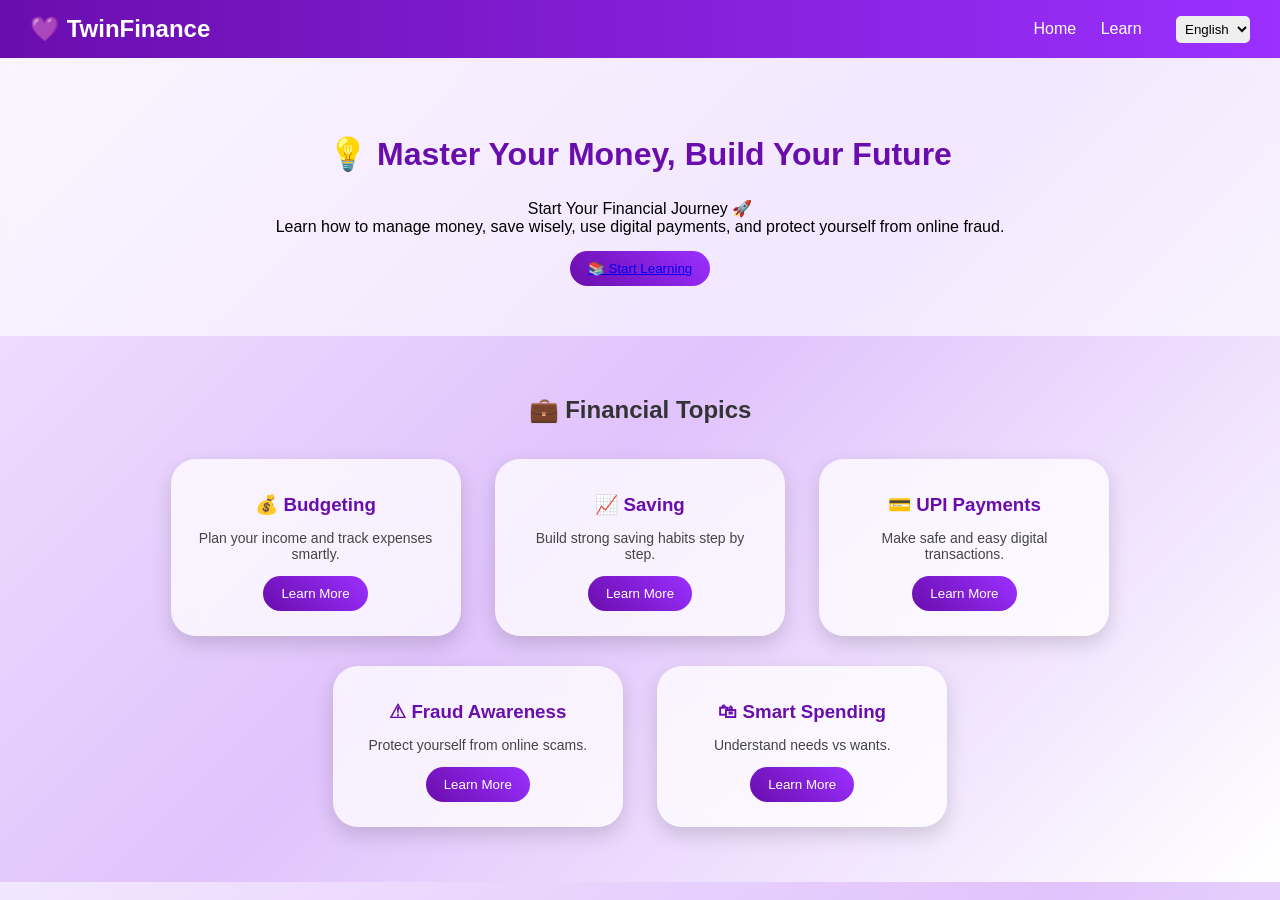
<file: index.html>
<!DOCTYPE html>
<html>
<head>
    <title>TwinFinance</title>
    <link rel="stylesheet" href="index.css">
</head>

<body>

<!-- NAVBAR -->
<nav>
    <h1>💜 TwinFinance</h1>

    <div>
        <a href="index.html">Home</a>
        <a href="learn.html">Learn</a>
        <a href="startlearning.html"></a>
        <!-- Language Dropdown -->
        <select>
            <option>English</option>
            <option>Hindi</option>
            <option>Urdu</option>
        </select>
    </div>
</nav>

<!-- HERO SECTION -->
<section class="hero">

    <h1>💡 Master Your Money, Build Your Future</h1>

    <p>
        Start Your Financial Journey 🚀 <br>
        Learn how to manage money, save wisely, use digital payments,
        and protect yourself from online fraud.
    </p>

    <button onclick="window.location.href='learn.html'">
         <a href="startlearning.html">📚 Start Learning</a>
        
    </button>

</section>

<!-- CARDS SECTION -->
<section class="features">

    <h2>💼 Financial Topics</h2>

    <!-- CARD 1 -->
    <article class="card">
        <h3>💰 Budgeting</h3>
        <p>Plan your income and track expenses smartly.</p>
        <a href="budgeting.html"><button>Learn More</button></a>
    </article>

    <!-- CARD 2 -->
    <article class="card">
        <h3>📈 Saving</h3>
        <p>Build strong saving habits step by step.</p>
        <a href="saving.html"><button>Learn More</button></a>
    </article>

    <!-- CARD 3 -->
    <article class="card">
        <h3>💳 UPI Payments</h3>
        <p>Make safe and easy digital transactions.</p>
        <a href="upi.html"><button>Learn More</button></a>
    </article>

    <!-- CARD 4 -->
    <article class="card">
        <h3>⚠ Fraud Awareness</h3>
        <p>Protect yourself from online scams.</p>
        <a href="fraud.html"><button>Learn More</button></a>
    </article>

    <!-- CARD 5 -->
    <article class="card">
        <h3>🛍 Smart Spending</h3>
        <p>Understand needs vs wants.</p>
        <a href="spending.html"><button>Learn More</button></a>
    </article>

</section>

</body>
</html>
</file>
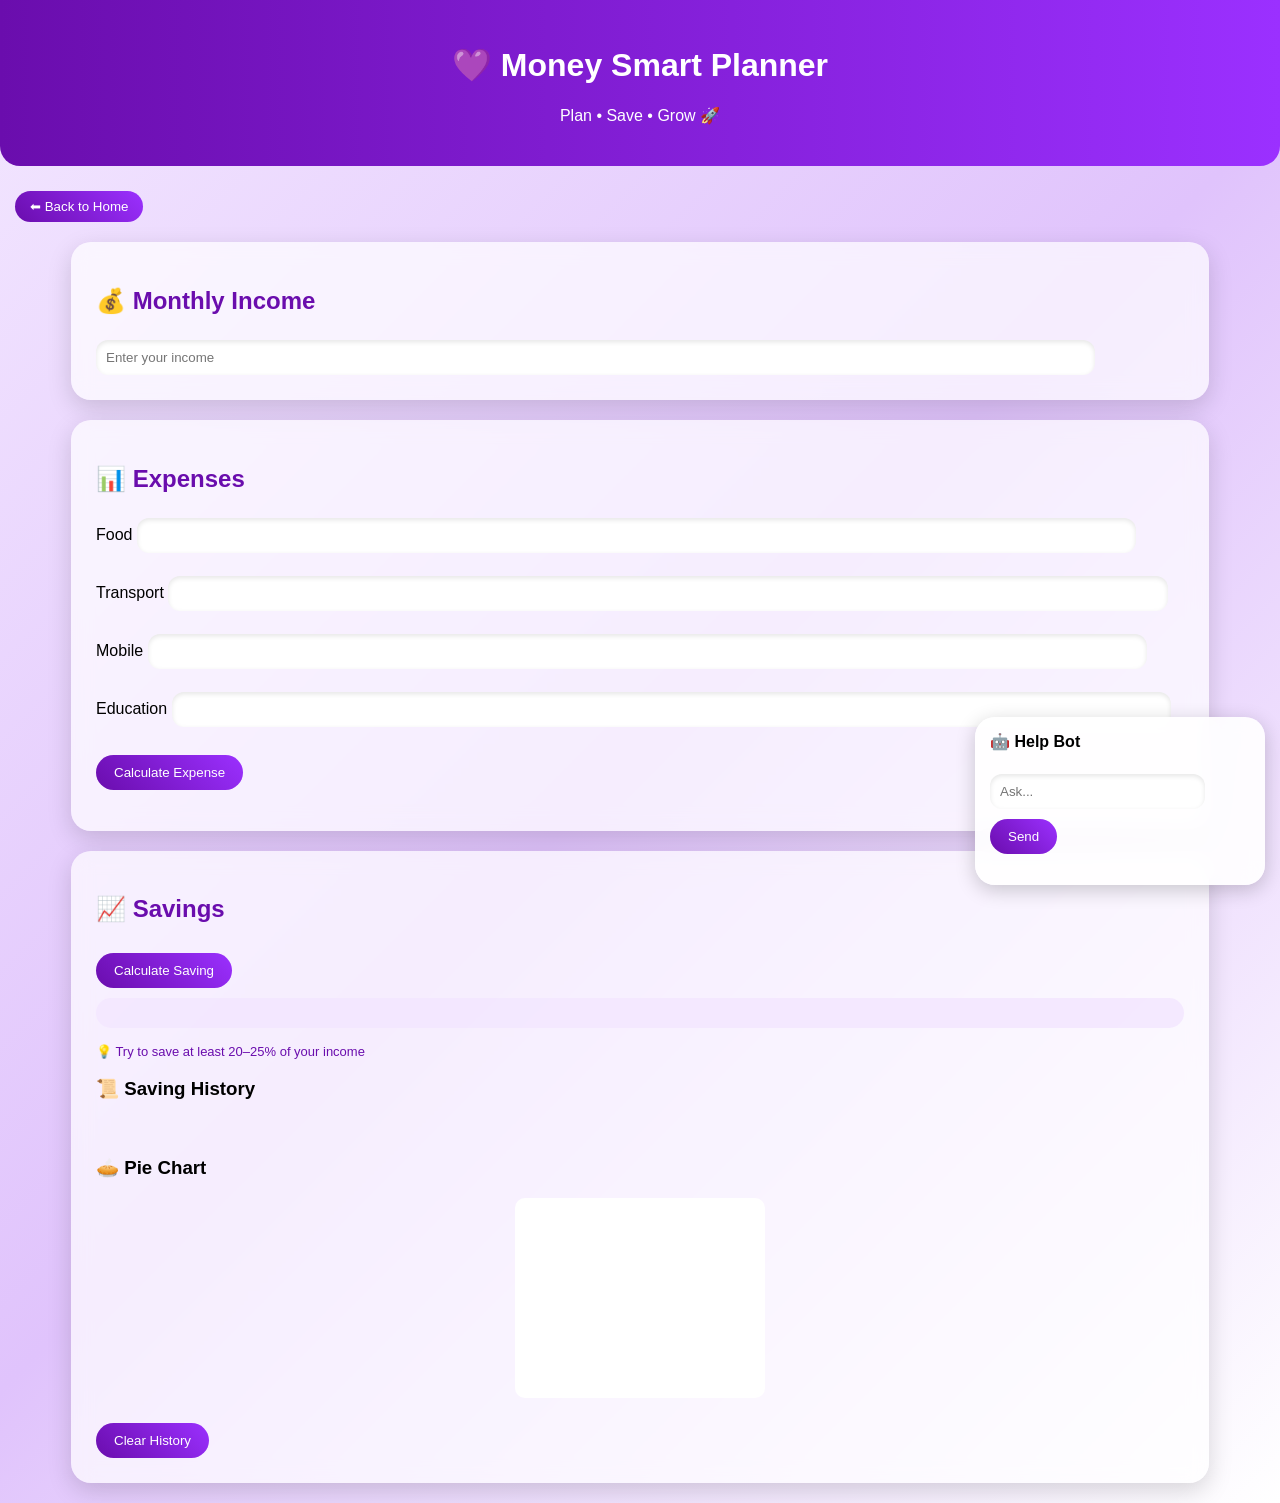
<file: budgeting.html>
<!DOCTYPE html>
<html>
<head>
<title>Money Smart Planner</title>
<meta name="viewport" content="width=device-width, initial-scale=1.0">
<link rel="stylesheet" href="budgeting.css">
</head>

<body>

<header>
<h1>💜 Money Smart Planner</h1>
<p>Plan • Save • Grow 🚀</p>
</header>

<!-- 🔙 BACK BUTTON -->
<div style="margin:15px;">
<a href="home.html" style="text-decoration:none;">
<button style="
padding:8px 15px;
border-radius:20px;
background:linear-gradient(45deg,#6a0dad,#9b30ff);
color:white;
border:none;
cursor:pointer;">
⬅ Back to Home
</button>
</a>
</div>

<!-- INCOME -->
<div class="step">
<h2>💰 Monthly Income</h2>
<input type="number" id="income" placeholder="Enter your income">
</div>

<!-- EXPENSE -->
<div class="step">
<h2>📊 Expenses</h2>

Food <input type="number" id="food"><br><br>
Transport <input type="number" id="transport"><br><br>
Mobile <input type="number" id="mobile"><br><br>
Education <input type="number" id="education"><br><br>

<button onclick="calculateExpense()">Calculate Expense</button>
<p id="expenseResult"></p>
</div>

<!-- SAVINGS -->
<div class="step">
<h2>📈 Savings</h2>

<button onclick="calculateSavings()">Calculate Saving</button>

<div id="result"></div>
<p id="suggestion"></p>

<!-- 💡 EXTRA TIP -->
<p style="font-size:13px; color:#6a0dad;">
💡 Try to save at least 20–25% of your income
</p>

<h3>📜 Saving History</h3>
<div id="history"></div>

<h3>🥧 Pie Chart</h3>
<canvas id="chart" width="250" height="200"></canvas>

<button onclick="clearHistory()">Clear History</button>

</div>

<!-- CHAT -->
<div class="chat-box">
<b>🤖 Help Bot</b><br><br>
<input type="text" id="chatInput" placeholder="Ask...">
<button onclick="chat()">Send</button>
<p id="chatOutput"></p>
</div>

<script>

/* EXPENSE */
function calculateExpense(){
let f = food.value||0;
let t = transport.value||0;
let m = mobile.value||0;
let e = education.value||0;

let total = Number(f)+Number(t)+Number(m)+Number(e);
expenseResult.innerHTML="💸 Expense: ₹ "+total;
}

/* SAVING */
function calculateSavings(){

let income = document.getElementById("income").value || 0;

let f = document.getElementById("food").value || 0;
let t = document.getElementById("transport").value || 0;
let m = document.getElementById("mobile").value || 0;
let e = document.getElementById("education").value || 0;

let expense = Number(f)+Number(t)+Number(m)+Number(e);

let saving = income - expense;

/* RESULT */
document.getElementById("result").innerHTML =
"💰 Saving: ₹ " + saving + "<br>💸 Expense: ₹ " + expense;

/* MESSAGE */
if(saving < 0){
suggestion.innerHTML = "⚠ You are overspending!";
}
else if(saving < income*0.2){
suggestion.innerHTML = "⚠ Try to save more!";
}
else{
suggestion.innerHTML = "✅ Great saving habit!";
}

/* SAVE HISTORY */
let history = JSON.parse(localStorage.getItem("savingHistory")) || [];
history.push(saving);
localStorage.setItem("savingHistory", JSON.stringify(history));

showHistory();
drawChart();

}

/* HISTORY */
function showHistory(){
let history = JSON.parse(localStorage.getItem("savingHistory")) || [];

let historyDiv = document.getElementById("history");
historyDiv.innerHTML = "";

history.slice().reverse().forEach(item => {
historyDiv.innerHTML += `<div>💰 ₹ ${item}</div>`;
});
}

/* PIE CHART (SMOOTH) */
function drawChart(){

let history = JSON.parse(localStorage.getItem("savingHistory")) || [];

let canvas = document.getElementById("chart");
let ctx = canvas.getContext("2d");

let saving = history[history.length - 1] || 0;

let f = document.getElementById("food").value || 0;
let t = document.getElementById("transport").value || 0;
let m = document.getElementById("mobile").value || 0;
let e = document.getElementById("education").value || 0;

let expense = Number(f)+Number(t)+Number(m)+Number(e);

let total = saving + expense;

if(total === 0) return;

let progress = 0;

function animate(){

ctx.clearRect(0,0,250,200);

let expenseAngle = (expense / total) * 2 * Math.PI * progress;

/* Expense */
ctx.beginPath();
ctx.moveTo(125,100);
ctx.arc(125,100,80,0,expenseAngle);
ctx.fillStyle = "#ff4d4d";
ctx.fill();

/* Saving */
ctx.beginPath();
ctx.moveTo(125,100);
ctx.arc(125,100,80,expenseAngle,2*Math.PI*progress);
ctx.fillStyle = "#4caf50";
ctx.fill();

/* Label */
ctx.fillStyle = "black";
ctx.font = "12px Arial";
ctx.fillText("Expense", 10, 20);
ctx.fillText("Saving", 170, 20);

progress += 0.05;

if(progress <= 1){
requestAnimationFrame(animate);
}

}

animate();

}

/* CLEAR */
function clearHistory(){
localStorage.removeItem("savingHistory");
showHistory();
drawChart();
}

/* CHAT ENTER */
document.getElementById("chatInput").addEventListener("keypress", function(e){
if(e.key === "Enter"){
chat();
}
});

function chat(){
let input = document.getElementById("chatInput").value.toLowerCase();

if(input.includes("save")){
chatOutput.innerHTML="💡 Save at least 20%";
}
else if(input.includes("expense")){
chatOutput.innerHTML="📊 Track expenses";
}
else{
chatOutput.innerHTML="😊 Ask about saving or expenses";
}
}

/* LOAD */
window.onload = function(){
showHistory();
drawChart();
}

</script>

</body>
</html>
</file>
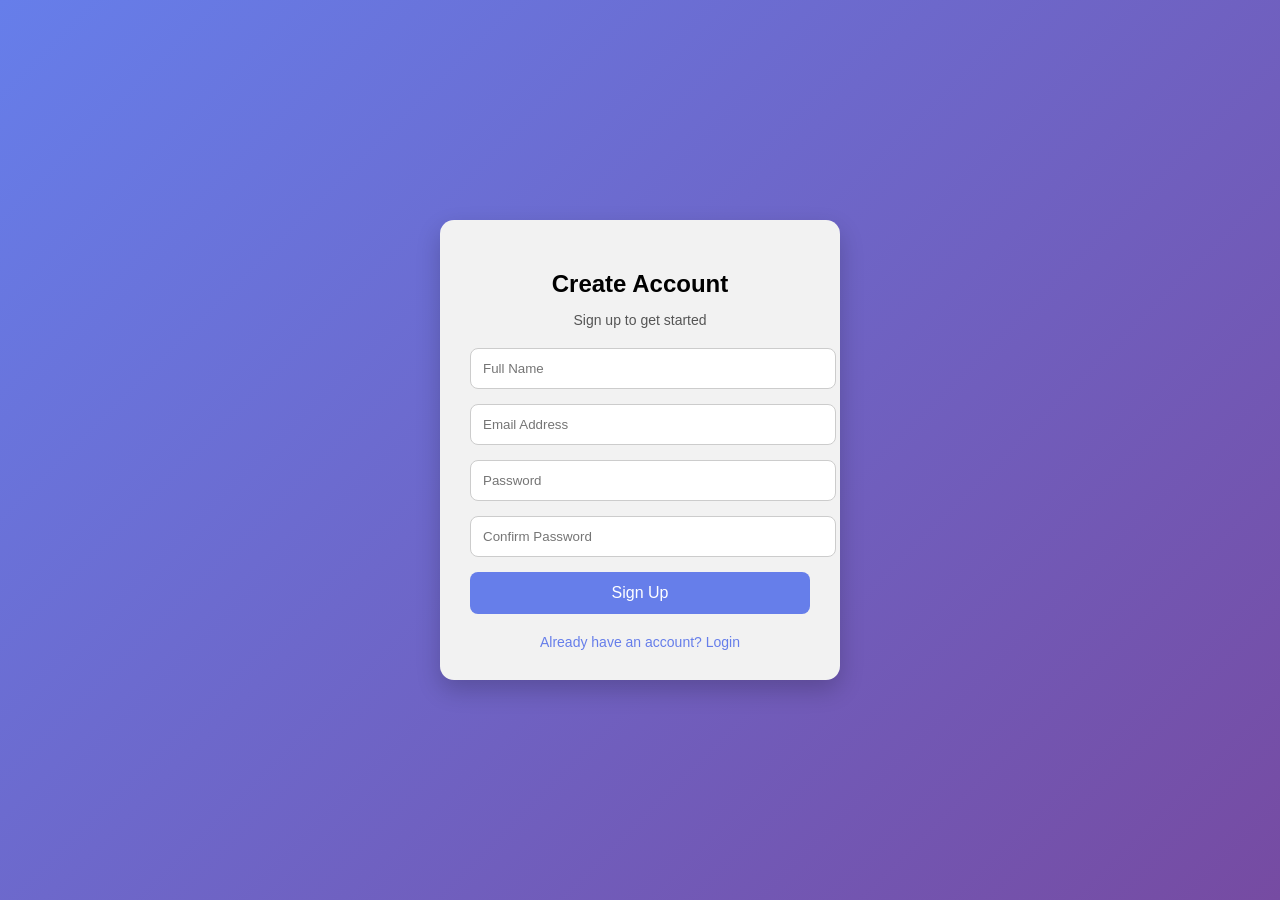
<file: create-account.html>
<!DOCTYPE html>
<html lang="en">
<head>
    <meta charset="UTF-8">
    <meta name="viewport" content="width=device-width, initial-scale=1.0">
    <title>Create Account</title>
    <style>
        body {
    margin: 0;
    padding: 0;
    font-family: Arial, sans-serif;
    background: linear-gradient(135deg, #667eea, #764ba2);
    height: 100vh;
    display: flex;
    justify-content: center;
    align-items: center;
}

.container {
    width: 100%;
    max-width: 400px;
}

.card {
    background: #f2f2f2;
    padding: 30px;
    border-radius: 14px;
    text-align: center;
    box-shadow: 0 10px 25px rgba(0,0,0,0.2);
}

.card h2 {
    margin-bottom: 10px;
}

.card p {
    font-size: 14px;
    color: #555;
    margin-bottom: 20px;
}

input {
    width: 100%;
    padding: 12px;
    margin-bottom: 15px;
    border: 1px solid #ccc;
    border-radius: 8px;
    outline: none;
}

input:focus {
    border-color: #667eea;
}

button {
    width: 100%;
    padding: 12px;
    background: #667eea;
    border: none;
    color: white;
    border-radius: 8px;
    cursor: pointer;
    font-size: 16px;
}

button:hover {
    background: #5a67d8;
}

a {
    display: block;
    margin-top: 15px;
    text-decoration: none;
    color: #667eea;
    font-size: 14px;
}
    </style>
</head>
<body>

<div class="container">
    <div class="card">
        <h2>Create Account</h2>
        <p>Sign up to get started</p>

        <form>
            <input type="text" placeholder="Full Name" required>
            <input type="email" placeholder="Email Address" required>
            <input type="password" placeholder="Password" required>
            <input type="password" placeholder="Confirm Password" required>

            <button type="submit">Sign Up</button>
        </form>

        <a href="sign in .html">Already have an account? Login</a>
    </div>
</div><script>
// Form select
const form = document.querySelector("form");

// Inputs
const nameInput = document.querySelector("input[type='text']");
const emailInput = document.querySelector("input[type='email']");
const passwordInput = document.querySelectorAll("input[type='password']")[0];
const confirmPasswordInput = document.querySelectorAll("input[type='password']")[1];

// Message box
const message = document.createElement("p");
message.style.marginTop = "10px";
form.appendChild(message);

// Email validation
function isValidEmail(email) {
    return /^[^\s@]+@[^\s@]+\.[^\s@]+$/.test(email);
}

form.addEventListener("submit", function(e) {
    e.preventDefault(); // page reload stop

    const name = nameInput.value.trim();
    const email = emailInput.value.trim();
    const password = passwordInput.value.trim();
    const confirmPassword = confirmPasswordInput.value.trim();

    // Empty check
    if (name === "" || email === "" || password === "" || confirmPassword === "") {
        message.style.color = "red";
        message.textContent = "Please fill all fields ❌";
        return;
    }

    // Email format
    if (!isValidEmail(email)) {
        message.style.color = "red";
        message.textContent = "Invalid email format ❌";
        return;
    }

    // Password length
    if (password.length < 4) {
        message.style.color = "red";
        message.textContent = "Password must be at least 4 characters ❌";
        return;
    }

    // Password match
    if (password !== confirmPassword) {
        message.style.color = "red";
        message.textContent = "Passwords do not match ❌";
        return;
    }

    // Success
    message.style.color = "green";
    message.textContent = "Account Created Successfully ✅";

    // Optional redirect after 2 sec
    setTimeout(() => {
        window.location.href = "sign in.html";
    }, 2000);

    // Clear form
    form.reset();
});
</script>

</body>
</html>
</file>
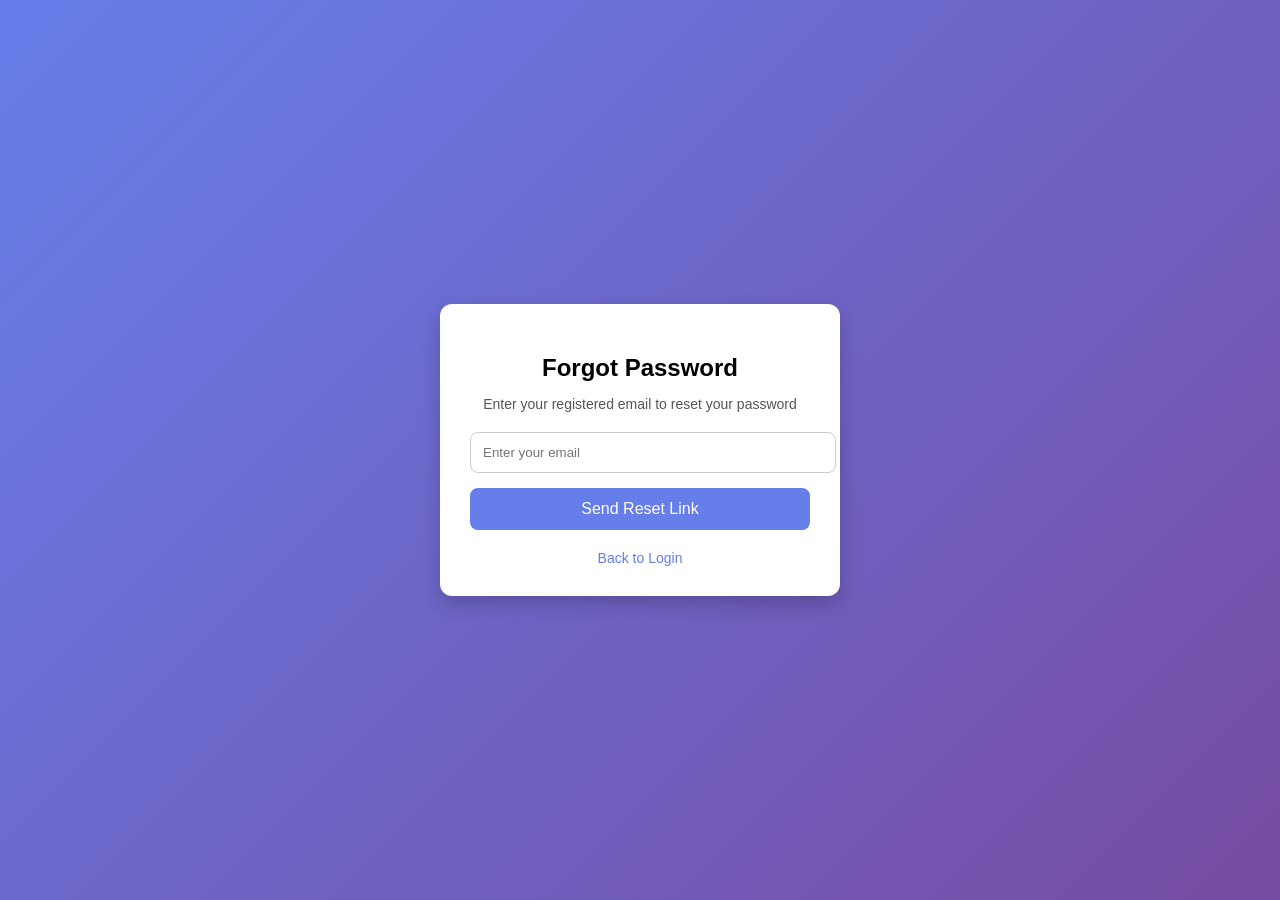
<file: forgot.html>
<!DOCTYPE html>
<html lang="en">
<head>
    <meta charset="UTF-8">
    <meta name="viewport" content="width=device-width, initial-scale=1.0">
    <title>Forgot Password</title>
   <style>
    body {
    margin: 0;
    padding: 0;
    font-family: Arial, sans-serif;
    background: linear-gradient(135deg, #667eea, #764ba2);
    height: 100vh;
    display: flex;
    justify-content: center;
    align-items: center;
}

.container {
    width: 100%;
    max-width: 400px;
}

.card {
    background: white;
    padding: 30px;
    border-radius: 12px;
    text-align: center;
    box-shadow: 0 8px 20px rgba(0,0,0,0.2);
}

.card h2 {
    margin-bottom: 10px;
}

.card p {
    font-size: 14px;
    color: #555;
    margin-bottom: 20px;
}

input {
    width: 100%;
    padding: 12px;
    margin-bottom: 15px;
    border: 1px solid #ccc;
    border-radius: 8px;
    outline: none;
}

input:focus {
    border-color: #667eea;
}

button {
    width: 100%;
    padding: 12px;
    background: #667eea;
    border: none;
    color: white;
    border-radius: 8px;
    cursor: pointer;
    font-size: 16px;
}

button:hover {
    background: #5a67d8;
}

a {
    display: block;
    margin-top: 15px;
    text-decoration: none;
    color: #667eea;
    font-size: 14px;
}
   </style>
</head>
<body>

<div class="container">
    <div class="card">
        <h2>Forgot Password</h2>
        <p>Enter your registered email to reset your password</p>

        <form>
            <input type="email" placeholder="Enter your email" required>
            <button type="submit">Send Reset Link</button>
        </form>

        <a href="sign in .html">Back to Login</a>
    </div>
</div>
<script>
// Form select
const form = document.querySelector("form");
const emailInput = document.querySelector("input[type='email']");

// Create message element
const message = document.createElement("p");
message.style.marginTop = "10px";
form.appendChild(message);

// Email Validation Function
function isValidEmail(email) {
    return /^[^\s@]+@[^\s@]+\.[^\s@]+$/.test(email);
}

form.addEventListener("submit", function(e) {
    e.preventDefault(); // page reload stop

    const email = emailInput.value.trim();

    // Empty check
    if (email === "") {
        message.style.color = "red";
        message.textContent = "Please enter your email ❌";
        return;
    }

    // Email format check
    if (!isValidEmail(email)) {
        message.style.color = "red";
        message.textContent = "Invalid email format ❌";
        return;
    }

    // Fake success (demo purpose)
    message.style.color = "green";
    message.textContent = "Reset link sent to your email ✅";

    // Clear input
    emailInput.value = "";
});
</script>

</body>
</html>
</file>
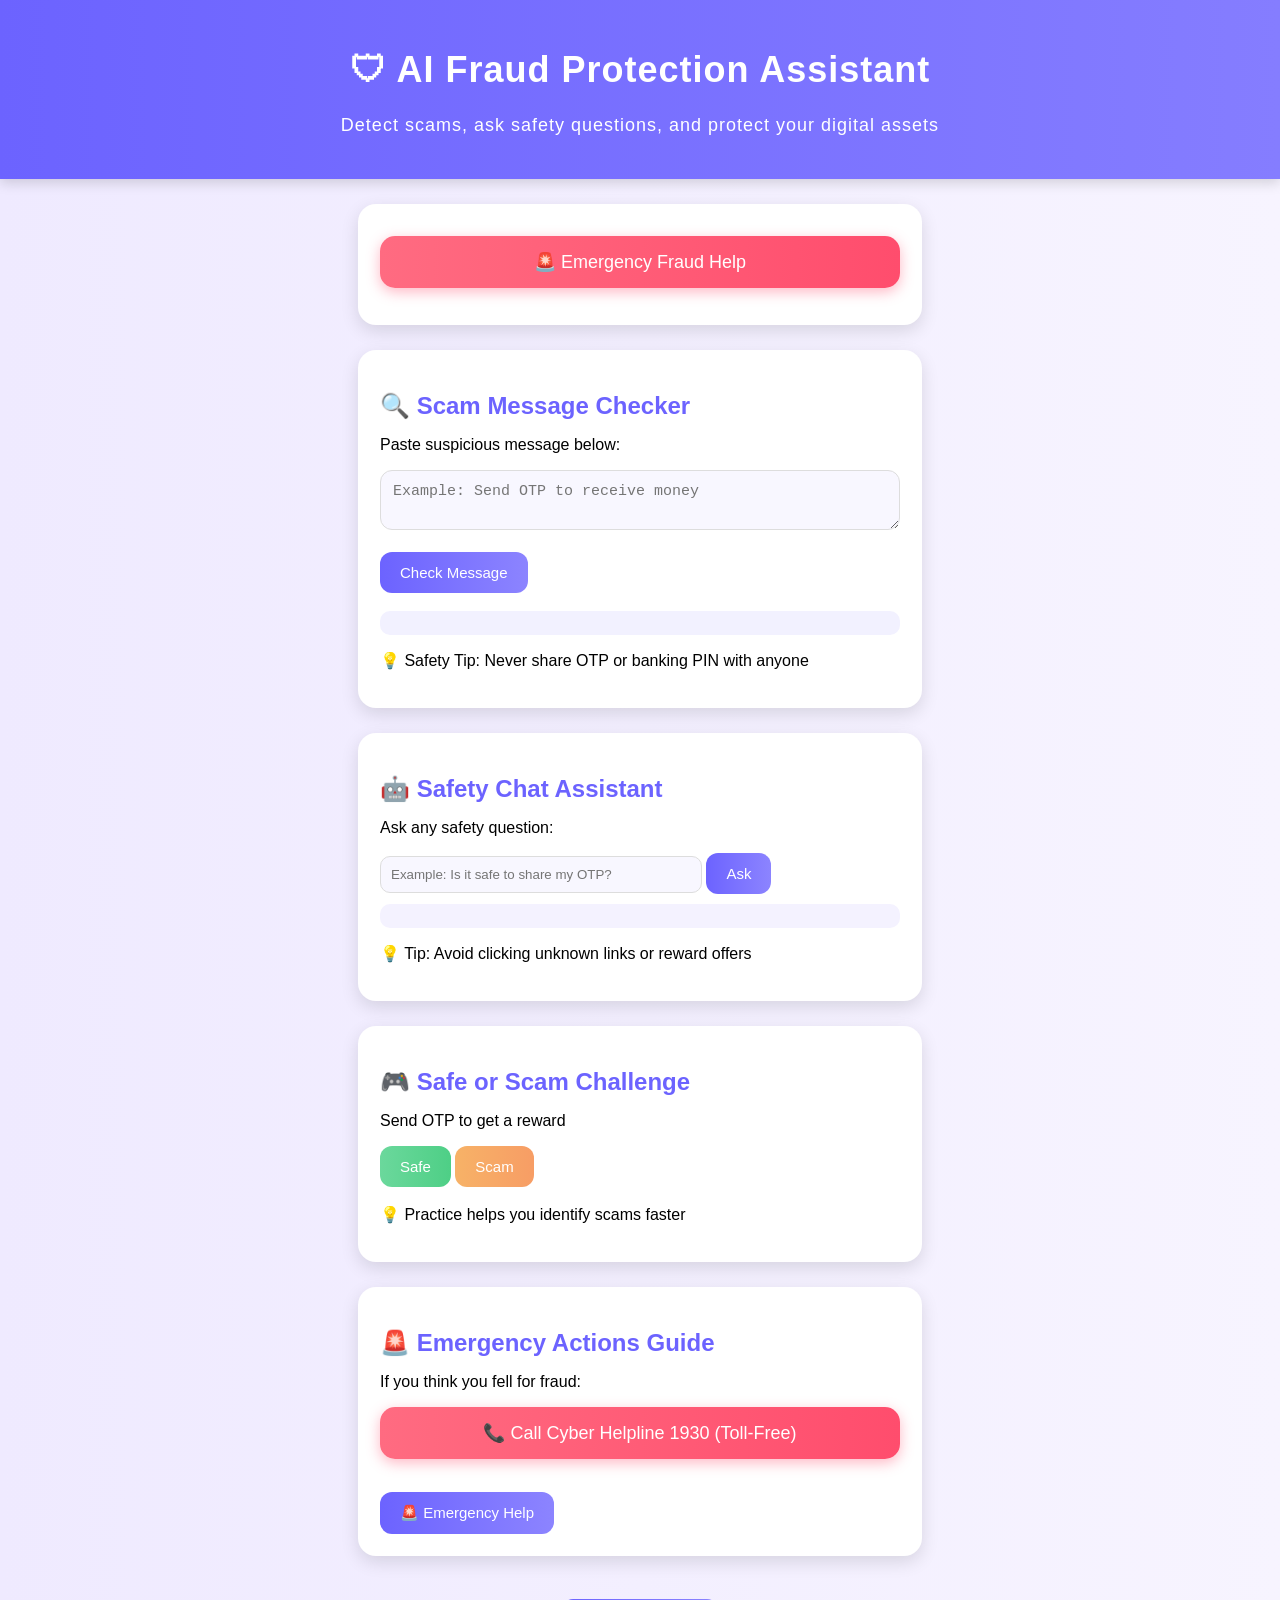
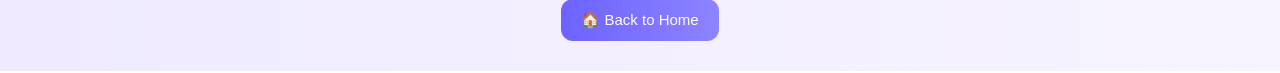
<file: fraud.html>
<!DOCTYPE html>
<html>

<head>

<title>Fraud Protection Assistant | TwinFinance</title>

<meta name="viewport"
content="width=device-width, initial-scale=1.0">

<link rel="stylesheet" href="fraud.css">

</head>


<body>


<header>

<h1>🛡 AI Fraud Protection Assistant</h1>

<p>Detect scams, ask safety questions, and protect your digital assets</p>

</header>



<!-- Emergency Fraud Help Banner -->

<div class="card">

<div class="emergency-box">

🚨 Emergency Fraud Help

</div>

</div>



<!-- Scam Message Checker -->

<div class="card">

<h2>🔍 Scam Message Checker</h2>

<p>Paste suspicious message below:</p>

<textarea id="msg"
placeholder="Example: Send OTP to receive money"></textarea>

<br><br>

<button onclick="runDetect()">Check Message</button>

<p id="result"></p>

<pre id="steps"></pre>

<p>💡 Safety Tip: Never share OTP or banking PIN with anyone</p>

</div>



<!-- Safety Chat Assistant -->

<div class="card">

<h2>🤖 Safety Chat Assistant</h2>

<p>Ask any safety question:</p>

<input type="text"
id="chatInput"
placeholder="Example: Is it safe to share my OTP?">

<button onclick="runChatbot()">Ask</button>

<pre id="chatOutput"></pre>

<p>💡 Tip: Avoid clicking unknown links or reward offers</p>

</div>



<!-- Safe vs Scam Challenge -->

<div class="card">

<h2>🎮 Safe or Scam Challenge</h2>

<p>Send OTP to get a reward</p>

<button class="safe-btn"
onclick="training('safe')">Safe</button>

<button class="scam-btn"
onclick="training('scam')">Scam</button>

<p id="trainResult"></p>

<p>💡 Practice helps you identify scams faster</p>

</div>



<!-- Emergency Actions Guide -->

<div class="card">

<h2>🚨 Emergency Actions Guide</h2>

<p>If you think you fell for fraud:</p>

<div class="emergency-box">

📞 Call Cyber Helpline 1930 (Toll-Free)

</div>

<br>

<button onclick="window.location.href='tel:1930'">

🚨 Emergency Help

</button>

</div>



<!-- Back to Home Button -->

<center>

<br>

<a href="home.html">

<button>🏠 Back to Home</button>

</a>

</center>



<!-- JavaScript Logic -->

<script>


function detectScam(text){

text=text.toLowerCase();

let score=0;

if(text.includes("otp")) score+=3;
if(text.includes("upi")) score+=3;
if(text.includes("urgent")) score+=2;
if(text.includes("link")) score+=2;
if(text.includes("click")) score+=2;
if(text.includes("reward")) score+=3;

if(score>=6) return "⚠ HIGH RISK SCAM!";
else if(score>=3) return "⚠ Suspicious. Verify first.";
else return "✅ Looks Safe";

}


function getSteps(text){

text=text.toLowerCase();

if(text.includes("otp"))

return "Do NOT share OTP\nClose message\nContact bank if needed";

if(text.includes("link"))

return "Do NOT click link\nOpen official app manually";

return "Stop → Think → Verify before action";

}


function runDetect(){

let text=document.getElementById("msg").value;

document.getElementById("result").innerText=
detectScam(text);

document.getElementById("steps").innerText=
getSteps(text);

}


function runChatbot(){

let input=document.getElementById("chatInput")
.value.toLowerCase();

let reply="Always verify unknown requests first";

if(input.includes("otp"))

reply="Never share OTP with anyone";

else if(input.includes("upi"))

reply="UPI PIN must remain secret";

else if(input.includes("link"))

reply="Avoid unknown links";

document.getElementById("chatOutput")
.innerText=reply;

}


function training(answer){

if(answer=="scam")

document.getElementById("trainResult")
.innerText="✅ Correct";

else

document.getElementById("trainResult")
.innerText="❌ Wrong — It is a scam";

}


</script>


</body>

</html>
</file>
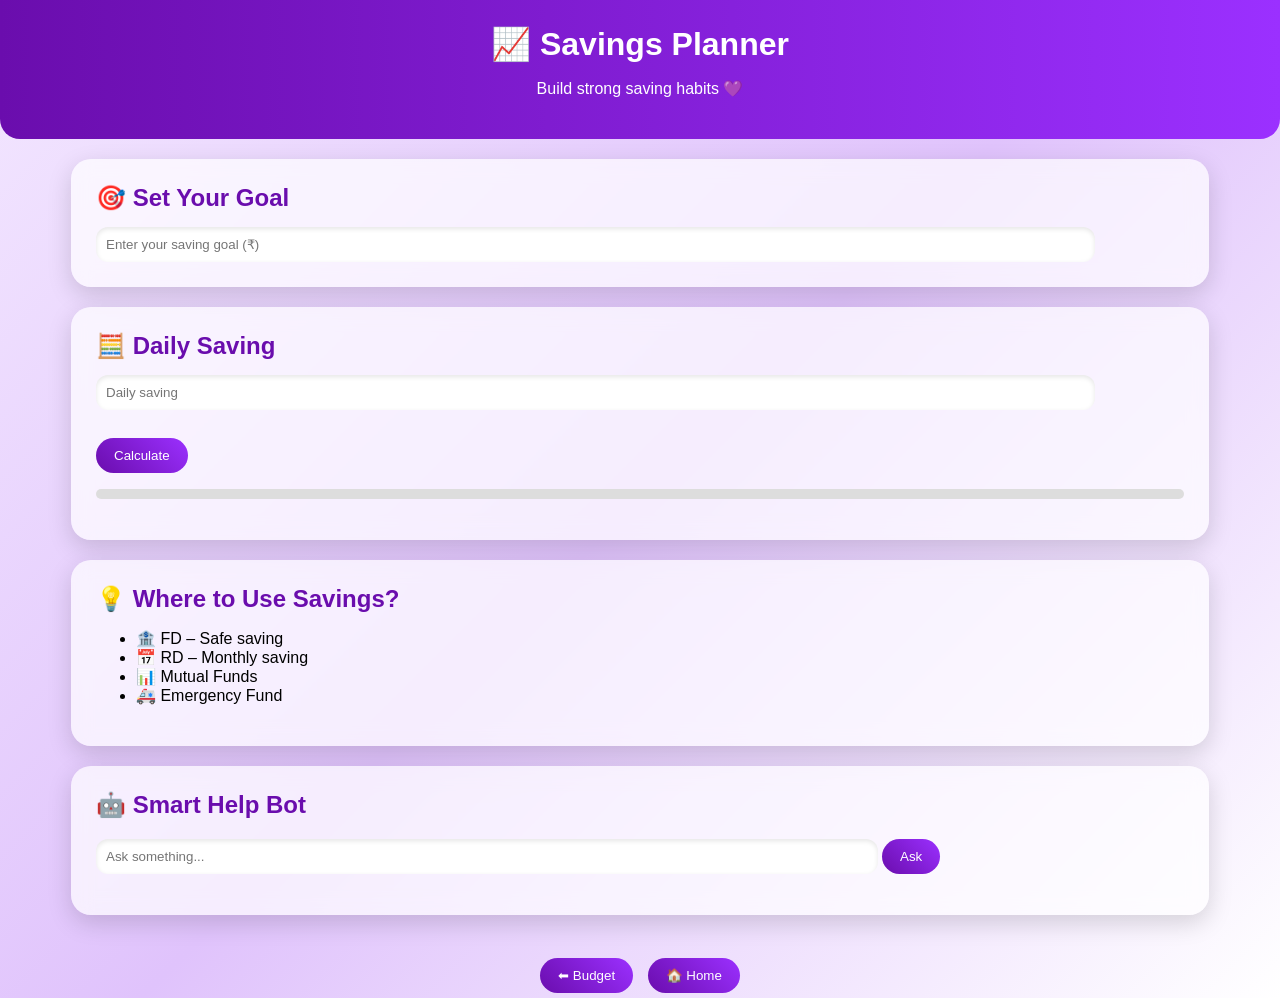
<file: saving.html>
<!DOCTYPE html>
<html>
<head>
<title>Savings Planner</title>
<meta name="viewport" content="width=device-width, initial-scale=1.0">
<link rel="stylesheet" href="saving.css">
</head>

<body>

<header>
<h1>📈 Savings Planner</h1>
<p>Build strong saving habits 💜</p>
</header>

<!-- GOAL -->
<div class="card">
<h2>🎯 Set Your Goal</h2>
<input type="number" id="goal" placeholder="Enter your saving goal (₹)">
</div>

<!-- CALCULATOR -->
<div class="card">
<h2>🧮 Daily Saving</h2>

<input type="number" id="dailySaving" placeholder="Daily saving">

<br><br>

<button onclick="calculateSaving()">Calculate</button>

<p id="savingResult"></p>

<!-- PROGRESS -->
<div style="background:#ddd; height:10px; border-radius:10px;">
<div id="progressBar" style="height:100%; width:0%; background:purple;"></div>
</div>

<p id="progressText"></p>

<!-- RECOMMENDATION -->
<p id="recommendation"></p>

</div>

<!-- OPTIONS -->
<div class="card">
<h2>💡 Where to Use Savings?</h2>
<ul>
<li>🏦 FD – Safe saving</li>
<li>📅 RD – Monthly saving</li>
<li>📊 Mutual Funds</li>
<li>🚑 Emergency Fund</li>
</ul>
</div>

<!-- CHATBOT -->
<div class="card">
<h2>🤖 Smart Help Bot</h2>

<input type="text" id="chatInput" placeholder="Ask something...">
<button onclick="chat()">Ask</button>

<p id="chatOutput"></p>

</div>

<!-- NAV -->
<center>
<br>
<a href="budgeting.html"><button>⬅ Budget</button></a>
<a href="home.html"><button>🏠 Home</button></a>
</center>

<script>

function calculateSaving(){

let daily = document.getElementById("dailySaving").value || 0;
let goal = document.getElementById("goal").value || 0;

let monthly = daily * 30;

document.getElementById("savingResult").innerHTML =
"💰 Monthly Saving: ₹ " + monthly;

/* PROGRESS */
let percent = (monthly / goal) * 100;

if(goal > 0){
document.getElementById("progressBar").style.width = percent + "%";
document.getElementById("progressText").innerHTML =
"Progress: " + Math.floor(percent) + "%";
}

/* RECOMMENDATION */
if(monthly < 1000){
recommendation.innerHTML = "⚠ Start small. Build emergency fund.";
}
else if(monthly < 5000){
recommendation.innerHTML = "👍 Use RD for steady saving.";
}
else{
recommendation.innerHTML = "🔥 Try FD or investment.";
}

}

/* CHATBOT */
document.getElementById("chatInput").addEventListener("keypress", function(e){
if(e.key === "Enter"){
chat();
}
});

function chat(){

let input = document.getElementById("chatInput").value.toLowerCase();

if(input.includes("save")){
chatOutput.innerHTML="💡 Save at least 20% of income";
}
else if(input.includes("fd")){
chatOutput.innerHTML="🏦 FD is safe and gives fixed interest";
}
else if(input.includes("rd")){
chatOutput.innerHTML="📅 RD helps you save monthly";
}
else if(input.includes("emergency")){
chatOutput.innerHTML="🚑 Keep 3–6 months expenses saved";
}
else{
chatOutput.innerHTML="😊 Try asking about saving, FD, RD";
}

}

</script>

</body>
</html>
</file>
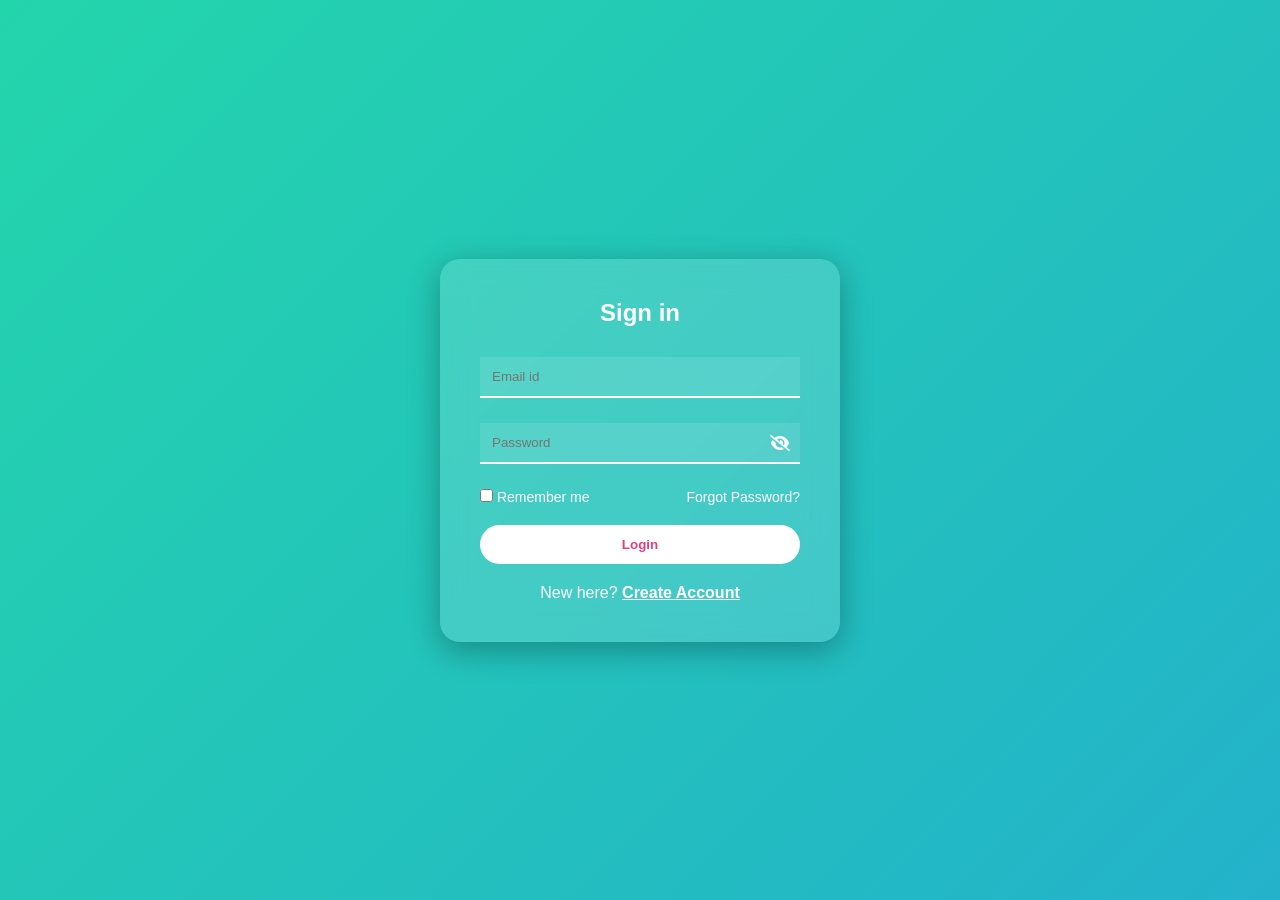
<file: sign-in.html>
<!DOCTYPE html>
<html lang="en">
<head>
    <meta charset="UTF-8">
    <meta name="viewport" content="width=device-width, initial-scale=1.0">
    <title>Sign in</title>

    <link rel="stylesheet" href="https://cdnjs.cloudflare.com/ajax/libs/font-awesome/6.0.0/css/all.min.css">

    <style>
        * { margin: 0; padding: 0; box-sizing: border-box; }

        body {
            font-family: 'Poppins', sans-serif;
            min-height: 100vh;
            display: flex;
            justify-content: center;
            align-items: center;
            background: linear-gradient(-45deg, #ee7752, #e73c7e, #23a6d5, #23d5ab);
            background-size: 400% 400%;
            animation: gradientBG 15s ease infinite;
        }

        @keyframes gradientBG {
            0% { background-position: 0% 50%; }
            50% { background-position: 100% 50%; }
            100% { background-position: 0% 50%; }
        }

        .glass-card {
            background: rgba(255, 255, 255, 0.15);
            backdrop-filter: blur(15px);
            border-radius: 20px;
            padding: 40px;
            width: 100%;
            max-width: 400px;
            text-align: center;
            box-shadow: 0 8px 32px rgba(0,0,0,0.3);
        }

        h2 {
            color: white;
            margin-bottom: 30px;
        }

        .input-box {
            position: relative;
            margin-bottom: 25px;
        }

        .input-box input {
            width: 100%;
            padding: 12px;
            background: rgba(255,255,255,0.1);
            border: none;
            border-bottom: 2px solid white;
            color: white;
            outline: none;
        }

        .eye-toggle {
            position: absolute;
            right: 10px;
            top: 12px;
            color: white;
            cursor: pointer;
        }

        .options {
            display: flex;
            justify-content: space-between;
            margin-bottom: 20px;
            color: white;
            font-size: 14px;
        }

        .options a {
            color: white;
            text-decoration: none;
        }

        .login-btn {
            width: 100%;
            padding: 12px;
            border-radius: 25px;
            border: none;
            background: white;
            color: #e73c7e;
            font-weight: bold;
            cursor: pointer;
        }

        .signup-text {
            margin-top: 20px;
            color: white;
        }

        .signup-text a {
            color: white;
            font-weight: bold;
        }
    </style>
</head>

<body>

<div class="glass-card">

    <h2>Sign in</h2>

    <form id="loginForm" action="welcome.html">

        <div class="input-box">
            <input type="text" id="email" placeholder="Email id">
        </div>

        <div class="input-box">
            <input type="password" id="pass" placeholder="Password">
            <i class="fa-solid fa-eye-slash eye-toggle" id="togglePass"></i>
        </div>

        <div class="options">
            <label><input type="checkbox"> Remember me</label>
            <a href="forgot .html">Forgot Password?</a>
        </div>

        <button type="submit" class="login-btn">Login</button>

    </form>

    <p class="signup-text">
        New here? <a href="Create Account.html">Create Account</a>
    </p>

</div>

<script>

// Show/Hide Password
const passInput = document.getElementById("pass");
const toggleIcon = document.getElementById("togglePass");

toggleIcon.addEventListener("click", () => {
    if (passInput.type === "password") {
        passInput.type = "text";
        toggleIcon.classList.replace("fa-eye-slash", "fa-eye");
    } else {
        passInput.type = "password";
        toggleIcon.classList.replace("fa-eye", "fa-eye-slash");
    }
});

// Form Validation (Only empty check)
const form = document.getElementById("loginForm");

form.addEventListener("submit", function(e) {
    const email = document.getElementById("email").value.trim();
    const password = passInput.value.trim();

    if (email === "" || password === "") {
        e.preventDefault();
        alert("Please fill all fields!");
    }
});

</script>

</body>
</html>
</file>
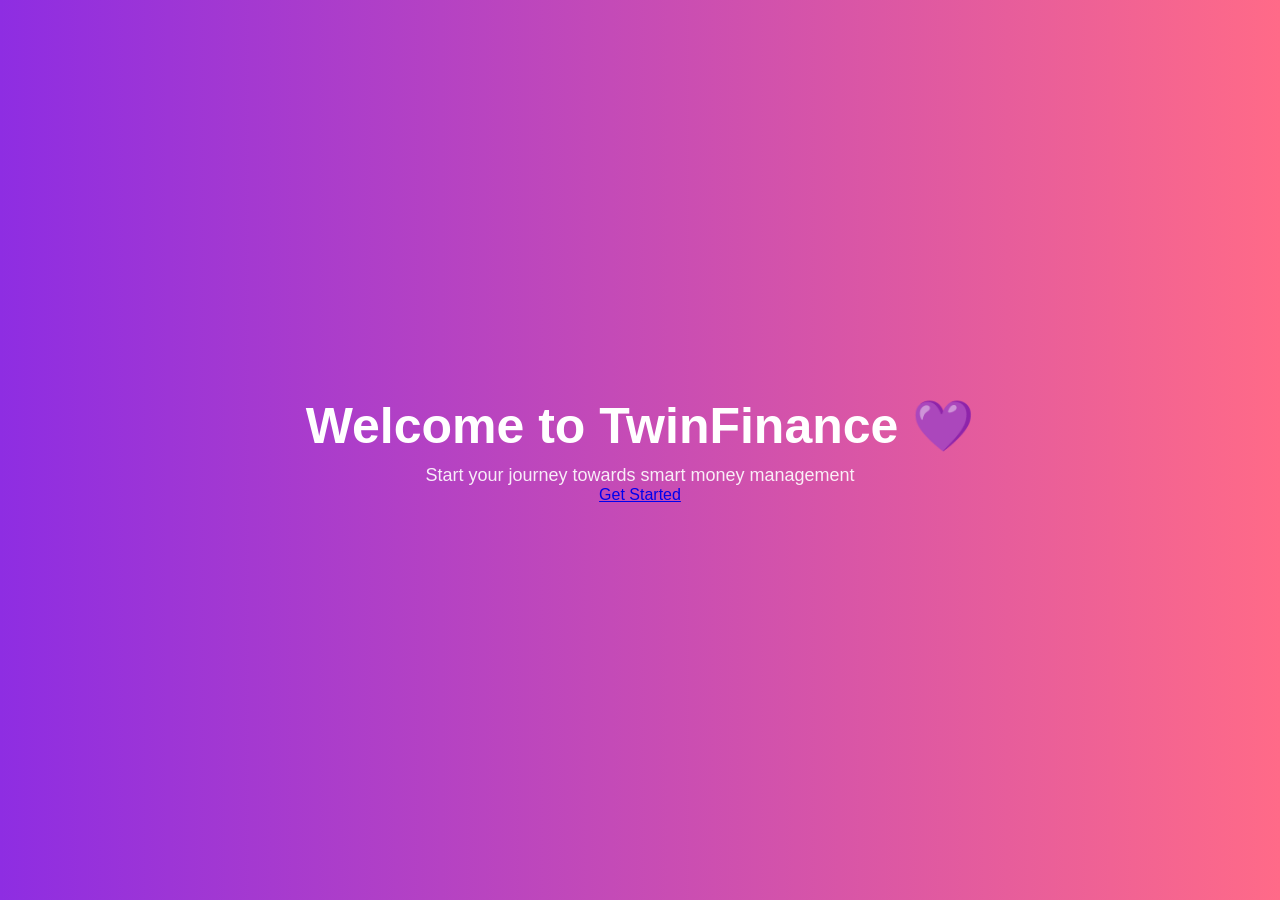
<file: welcome.html>
<!DOCTYPE html>
<html lang="en">
<head>
    <meta charset="UTF-8">
    <meta name="viewport" content="width=device-width, initial-scale=1.0">
    <title>Welcome</title>
    <style>
* {
    margin: 0;
    padding: 0;
    box-sizing: border-box;
}

/* Body */
body {
    font-family: 'Segoe UI', sans-serif;
    background-color: #f5f6fa;
}

/* Welcome Section */
.welcome {
    height: 100vh;
    background: linear-gradient(to right, #8e2de2, #ff6a88);
    display: flex;
    flex-direction: column;
    justify-content: center;
    align-items: center;
    color: white;
    text-align: center;
}

.welcome h1 {
    font-size: 50px;
    margin-bottom: 10px;
}

.welcome p {
    font-size: 18px;
    opacity: 0.9;}
</style>
</head>
<body> 
<section class="welcome">
    <h1>Welcome to TwinFinance 💜</h1>
    <p>Start your journey towards smart money management</p>
    <a href="home.html" class="btn">Get Started</a>
   
</section>
    
</body>
</html>
</file>
<file: index.css>
/* BODY BACKGROUND */
body {
    font-family: 'Segoe UI', sans-serif;
    margin: 0;
    background: linear-gradient(135deg, #f3e7ff, #e0c3fc, #ffffff);
}

/* NAVBAR */
nav {
    background: linear-gradient(90deg, #6a0dad, #9b30ff);
    color: white;
    display: flex;
    justify-content: space-between;
    align-items: center;
    padding: 15px 30px;
}

nav h1 {
    margin: 0;
}

nav a {
    color: white;
    margin: 10px;
    text-decoration: none;
    font-weight: 500;
}

nav select {
    padding: 5px;
    border-radius: 5px;
    border: none;
}

/* HERO SECTION */
.hero {
    text-align: center;
    padding: 50px 20px;
    background: rgba(255,255,255,0.6);
    backdrop-filter: blur(8px);
}

.hero h1 {
    color: #6a0dad;
    font-size: 32px;
}

.hero p {
    font-size: 16px;
    margin: 15px 0;
}

/* BUTTON */
button {
    padding: 10px 18px;
    border: none;
    background: linear-gradient(45deg, #6a0dad, #9b30ff);
    color: white;
    border-radius: 25px;
    cursor: pointer;
    transition: 0.3s;
}

button:hover {
    transform: scale(1.05);
    background: linear-gradient(45deg, #9b30ff, #6a0dad);
}

/* SECTION */
.features {
    text-align: center;
    padding: 40px 20px;
}

.features h2 {
    color: #333;
    margin-bottom: 20px;
}

/* CARD DESIGN (GLASS + OVAL) */
.card {
    width: 240px;
    padding: 25px;
    border-radius: 25px;
    background: rgba(255,255,255,0.75);
    backdrop-filter: blur(10px);
    box-shadow: 0 8px 20px rgba(0,0,0,0.15);
    display: inline-block;
    margin: 15px;
    transition: 0.3s;
}

/* HOVER EFFECT */
.card:hover {
    transform: translateY(-10px) scale(1.05);
    box-shadow: 0 15px 30px rgba(106,13,173,0.4);
}

/* IMAGE INSIDE CARD */
.card img {
    width: 70px;
    margin-bottom: 10px;
}

/* TEXT */
.card h3 {
    color: #6a0dad;
    margin: 10px 0;
}

.card p {
    font-size: 14px;
    color: #444;
}

.card small {
    display: block;
    margin-top: 8px;
    color: #777;
}
</file>
<file: budgeting.css>
/* BODY */
body {
    font-family: 'Segoe UI', sans-serif;
    margin: 0;
    background: linear-gradient(135deg, #f3e7ff, #e0c3fc, #ffffff);
}

/* HEADER */
header {
    background: linear-gradient(90deg, #6a0dad, #9b30ff);
    color: white;
    padding: 25px;
    text-align: center;
    border-bottom-left-radius: 20px;
    border-bottom-right-radius: 20px;
}

/* SECTION CARD */
.step {
    width: 85%;
    margin: 20px auto;
    padding: 25px;
    border-radius: 20px;

    background: rgba(255, 255, 255, 0.7);
    backdrop-filter: blur(10px);

    box-shadow: 0 8px 25px rgba(0,0,0,0.15);

    transition: 0.3s;
}

/* HOVER EFFECT */
.step:hover {
    transform: translateY(-8px) scale(1.02);
    box-shadow: 0 15px 35px rgba(106,13,173,0.3);
}

/* HEADINGS */
h2 {
    color: #6a0dad;
}

/* INPUT */
input {
    width: 90%;
    padding: 10px;
    border-radius: 12px;
    border: none;
    outline: none;

    margin-top: 5px;

    box-shadow: inset 0 2px 5px rgba(0,0,0,0.1);
}

/* BUTTON */
button {
    margin-top: 10px;
    padding: 10px 18px;
    background: linear-gradient(45deg,#6a0dad,#9b30ff);
    color: white;
    border: none;
    border-radius: 25px;
    cursor: pointer;
    transition: 0.3s;
}

/* BUTTON HOVER */
button:hover {
    transform: scale(1.08);
    background: linear-gradient(45deg,#9b30ff,#6a0dad);
}

/* RESULT BOX */
#result {
    background: rgba(243,231,255,0.9);
    padding: 15px;
    border-radius: 15px;
    margin-top: 10px;
    font-weight: bold;
}

/* SUGGESTION TEXT */
#suggestion {
    font-weight: bold;
    color: #6a0dad;
}

/* HISTORY BOX */
#history {
    max-height: 150px;
    overflow-y: auto;
    padding: 10px;
}

/* HISTORY ITEM */
#history div {
    background: #f3e7ff;
    padding: 8px;
    margin: 5px 0;
    border-radius: 10px;
}

/* CHART */
canvas {
    display: block;
    margin: 15px auto;
    background: white;
    border-radius: 10px;
}

/* CHAT BOX */
.chat-box {
    position: fixed;
    bottom: 15px;
    right: 15px;
    width: 260px;

    background: rgba(255,255,255,0.9);
    backdrop-filter: blur(10px);

    border-radius: 20px;
    padding: 15px;

    box-shadow: 0 5px 20px rgba(0,0,0,0.2);
}

/* CHAT INPUT */
.chat-box input {
    width: 75%;
}
</file>
<file: fraud.css>
/* =========================
PAGE BACKGROUND
========================= */

body{
font-family: Arial, sans-serif;
margin:0;
padding:0;

background: linear-gradient(to right,#efeaff,#f7f4ff);
}


/* =========================
HEADER STYLE
========================= */

header{

background: linear-gradient(to right,#6c63ff,#857dff);

color:white;

text-align:center;

padding:25px;

font-size:18px;

letter-spacing:1px;

box-shadow:0px 4px 12px rgba(0,0,0,0.15);

}


/* =========================
CARD STYLE
========================= */

.card{

background:white;

width:88%;

max-width:520px;

margin:25px auto;

padding:22px;

border-radius:18px;

box-shadow:0px 6px 18px rgba(0,0,0,0.12);

transition:0.3s ease;

}


.card:hover{

transform:translateY(-4px);

}


/* =========================
CARD HEADINGS
========================= */

.card h2{

color:#6c63ff;

margin-bottom:10px;

}


/* =========================
TEXTAREA STYLE
========================= */

textarea{

width:95%;

padding:12px;

border-radius:12px;

border:1px solid #ddd;

background:#f8f7ff;

font-size:15px;

}


/* =========================
INPUT STYLE
========================= */

input{

width:80%;

max-width:300px;

padding:10px;

border-radius:10px;

border:1px solid #ddd;

background:#f8f7ff;

}


/* =========================
GENERAL BUTTON STYLE
========================= */

button{

background:linear-gradient(to right,#6c63ff,#8c84ff);

color:white;

border:none;

padding:12px 20px;

border-radius:12px;

font-size:15px;

cursor:pointer;

transition:0.25s ease;

}


button:hover{

transform:scale(1.05);

background:linear-gradient(to right,#5a52e0,#736bff);

}


/* =========================
SAFE BUTTON
========================= */

.safe-btn{

background:linear-gradient(to right,#6bd89c,#4ecf86);

}


.safe-btn:hover{

background:linear-gradient(to right,#4ecf86,#39b975);

}


/* =========================
SCAM BUTTON
========================= */

.scam-btn{

background:linear-gradient(to right,#f7b267,#f79d65);

}


.scam-btn:hover{

background:linear-gradient(to right,#f79d65,#f4845f);

}


/* =========================
EMERGENCY ALERT BOX
========================= */

.emergency-box{

background:linear-gradient(to right,#ff6b81,#ff4d6d);

color:white;

padding:15px;

border-radius:15px;

font-size:18px;

text-align:center;

margin-top:10px;

margin-bottom:15px;

box-shadow:0px 4px 14px rgba(255,77,109,0.4);

}


/* =========================
RESULT MESSAGE STYLE
========================= */

#result{

font-size:18px;

margin-top:10px;

font-weight:bold;

}


/* =========================
STEPS BOX STYLE
========================= */

pre{

background:#f2f1ff;

padding:12px;

border-radius:10px;

font-size:14px;

}


/* =========================
CHATBOT RESPONSE STYLE
========================= */

#chatOutput{

background:#f4f2ff;

padding:12px;

border-radius:10px;

font-size:14px;

margin-top:10px;

}


/* =========================
TRAINING RESULT STYLE
========================= */

#trainResult{

font-size:18px;

font-weight:bold;

margin-top:10px;

}


/* =========================
BACK BUTTON CENTER ALIGN
========================= */

center{

margin-bottom:30px;

}
</file>
<file: saving.css>
/* BODY */
body {
    font-family: 'Segoe UI', sans-serif;
    margin: 0;
    background: linear-gradient(135deg, #f3e7ff, #e0c3fc, #ffffff);
}

/* HEADER */
header {
    background: linear-gradient(90deg, #6a0dad, #9b30ff);
    color: white;
    padding: 25px;
    text-align: center;
    border-bottom-left-radius: 20px;
    border-bottom-right-radius: 20px;
}

/* CARD STYLE */
.card {
    width: 85%;
    margin: 20px auto;
    padding: 25px;
    border-radius: 20px;

    background: rgba(255,255,255,0.7);
    backdrop-filter: blur(10px);

    box-shadow: 0 8px 25px rgba(0,0,0,0.15);

    transition: 0.3s;
}

/* HOVER EFFECT */
.card:hover {
    transform: translateY(-8px) scale(1.02);
    box-shadow: 0 15px 35px rgba(106,13,173,0.3);
}

/* HEADINGS */
h1, h2 {
    margin: 0;
}

h2 {
    color: #6a0dad;
    margin-bottom: 10px;
}

/* INPUT */
input {
    width: 90%;
    padding: 10px;
    border-radius: 12px;
    border: none;
    outline: none;
    margin-top: 5px;

    box-shadow: inset 0 2px 5px rgba(0,0,0,0.1);
}

/* BUTTON */
button {
    margin-top: 10px;
    padding: 10px 18px;
    background: linear-gradient(45deg,#6a0dad,#9b30ff);
    color: white;
    border: none;
    border-radius: 25px;
    cursor: pointer;
    transition: 0.3s;
}

/* BUTTON HOVER */
button:hover {
    transform: scale(1.08);
    background: linear-gradient(45deg,#9b30ff,#6a0dad);
}

/* PROGRESS BAR */
#progressBar {
    transition: 0.5s;
    border-radius: 10px;
}

/* TEXT */
#savingResult {
    font-weight: bold;
    margin-top: 10px;
}

#recommendation {
    font-weight: bold;
    color: #6a0dad;
    margin-top: 8px;
}

/* CHAT BOX */
.card input[type="text"] {
    width: 70%;
}

/* CHAT OUTPUT */
#chatOutput {
    margin-top: 10px;
    font-weight: bold;
}

/* NAV BUTTON CENTER */
center button {
    margin: 5px;
}
</file>
